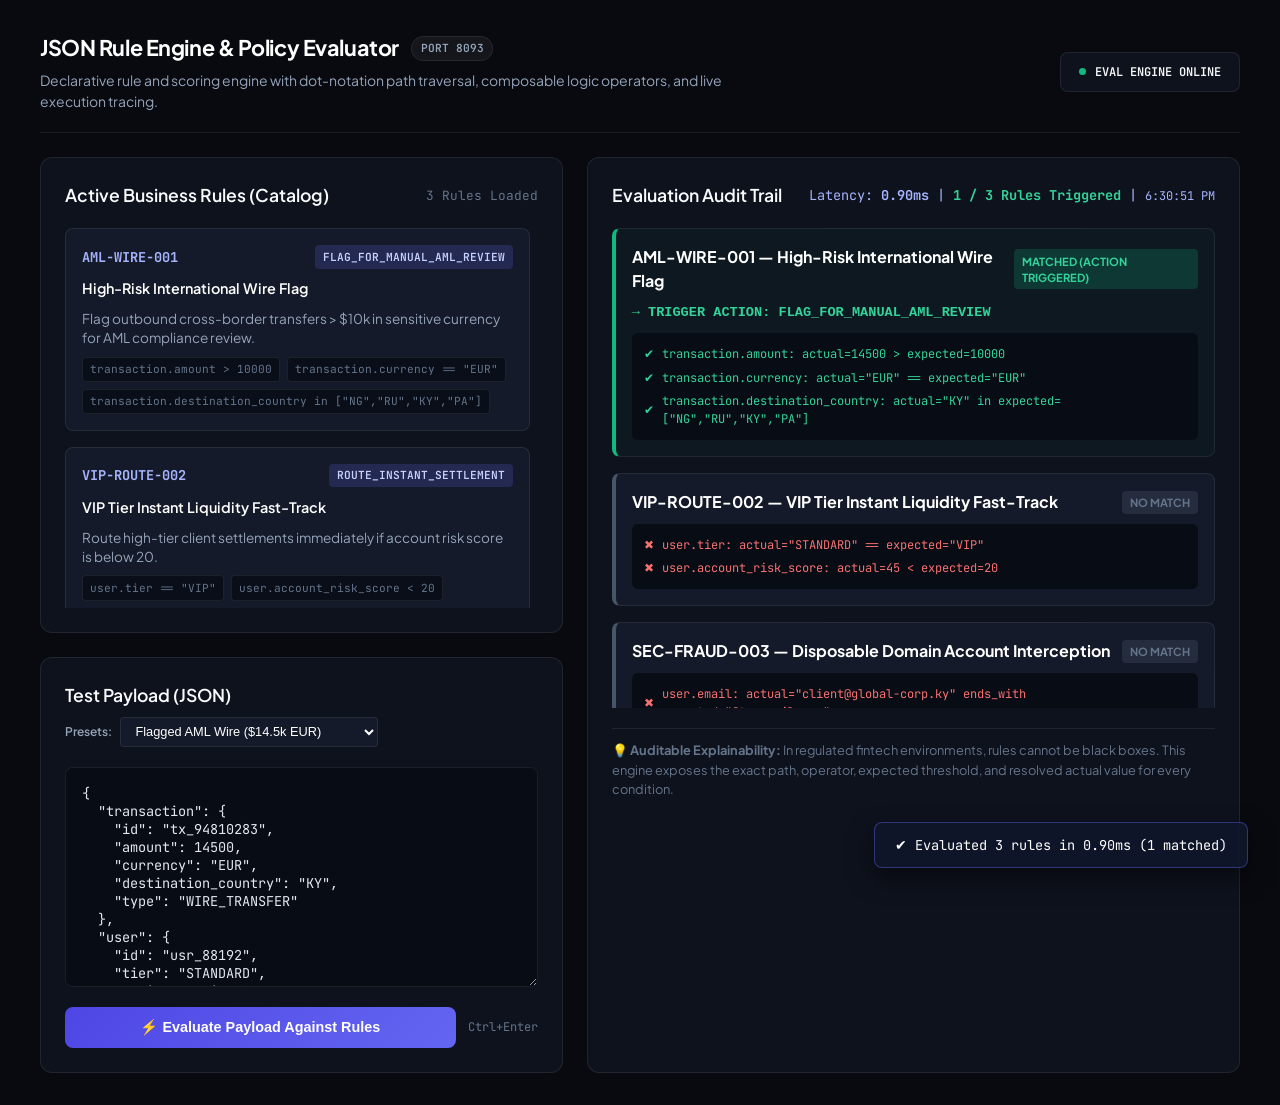
<file: frontend/index.html>
<!DOCTYPE html>
<html lang="en">
<head>
  <meta charset="UTF-8">
  <meta name="viewport" content="width=device-width, initial-scale=1.0">
  <title>Ige JSON Rule Engine — Policy & Compliance Evaluation</title>
  <link rel="preconnect" href="https://fonts.googleapis.com">
  <link rel="preconnect" href="https://fonts.gstatic.com" crossorigin>
  <link href="https://fonts.googleapis.com/css2?family=JetBrains+Mono:wght@400;500;700&family=Plus+Jakarta+Sans:wght@400;500;600;700;800&display=swap" rel="stylesheet">
  <style>
    :root {
      --bg-primary: #080a10;
      --bg-surface: #0e121d;
      --bg-surface-elevated: #141a29;
      --border-subtle: rgba(255, 255, 255, 0.08);
      --border-focus: #3b82f6;
      --accent: #3b82f6;
      --success: #10b981;
      --danger: #f43f5e;
      --text-main: #f8fafc;
      --text-muted: #94a3b8;
      --text-dim: #64748b;
      --font-sans: 'Plus Jakarta Sans', -apple-system, sans-serif;
      --font-mono: 'JetBrains Mono', monospace;
    }

    * { box-sizing: border-box; margin: 0; padding: 0; }
    body {
      font-family: var(--font-sans);
      background: var(--bg-primary);
      color: var(--text-main);
      min-height: 100vh;
      padding: 2rem 1.5rem;
      display: flex;
      justify-content: center;
      line-height: 1.5;
    }

    .dashboard-container {
      max-width: 1200px;
      width: 100%;
      display: flex;
      flex-direction: column;
      gap: 1.5rem;
    }

    .dashboard-header {
      display: flex;
      justify-content: space-between;
      align-items: center;
      padding-bottom: 1.25rem;
      border-bottom: 1px solid var(--border-subtle);
      flex-wrap: wrap;
      gap: 1rem;
    }

    .header-brand {
      display: flex;
      flex-direction: column;
      gap: 0.35rem;
    }

    .header-top-row {
      display: flex;
      align-items: center;
      gap: 0.75rem;
    }

    .version-pill {
      font-family: var(--font-mono);
      font-size: 0.7rem;
      font-weight: 600;
      padding: 0.2rem 0.55rem;
      background: rgba(255, 255, 255, 0.05);
      border: 1px solid var(--border-subtle);
      border-radius: 9999px;
      color: var(--text-muted);
    }

    h1.dashboard-title {
      font-size: 1.35rem;
      font-weight: 700;
      letter-spacing: -0.02em;
      color: #fff;
    }

    p.dashboard-sub {
      color: var(--text-muted);
      font-size: 0.875rem;
      line-height: 1.5;
      max-width: 720px;
    }

    .header-status-pill {
      display: flex;
      align-items: center;
      gap: 0.6rem;
      background: var(--bg-surface);
      border: 1px solid var(--border-subtle);
      padding: 0.6rem 1.1rem;
      border-radius: 8px;
      font-family: var(--font-mono);
      font-size: 0.85rem;
    }

    /* Main Grid Layout */
    .workbench-grid {
      display: grid;
      grid-template-columns: 1fr 1.25fr;
      gap: 1.5rem;
    }

    @media(max-width: 1000px) {
      .workbench-grid { grid-template-columns: 1fr; }
    }

    .panel-card {
      background: var(--bg-surface);
      border: 1px solid var(--border-subtle);
      border-radius: 12px;
      padding: 1.5rem;
      display: flex;
      flex-direction: column;
      gap: 1.25rem;
    }

    .panel-header {
      display: flex;
      justify-content: space-between;
      align-items: center;
      flex-wrap: wrap;
      gap: 0.5rem;
    }

    .panel-header h3 { font-size: 1.1rem; font-weight: 600; }

    /* Rule Catalog Cards */
    .rule-list {
      display: flex;
      flex-direction: column;
      gap: 1rem;
      max-height: 380px;
      overflow-y: auto;
      padding-right: 0.5rem;
    }

    .rule-card {
      background: var(--bg-surface-elevated);
      border: 1px solid var(--border-subtle);
      border-radius: 8px;
      padding: 1rem;
      display: flex;
      flex-direction: column;
      gap: 0.6rem;
      transition: border-color 0.2s;
    }

    .rule-card:hover { border-color: rgba(99, 102, 241, 0.4); }

    .rule-card-header {
      display: flex;
      justify-content: space-between;
      align-items: center;
    }

    .rule-id {
      font-family: var(--font-mono);
      font-weight: 700;
      font-size: 0.85rem;
      color: #a5b4fc;
    }

    .rule-action-badge {
      font-size: 0.7rem;
      font-family: var(--font-mono);
      background: rgba(99, 102, 241, 0.2);
      color: #c7d2fe;
      padding: 0.2rem 0.5rem;
      border-radius: 4px;
      font-weight: 600;
    }

    .rule-desc {
      font-size: 0.85rem;
      color: var(--text-muted);
      line-height: 1.4;
    }

    .conditions-tag-group {
      display: flex;
      flex-wrap: wrap;
      gap: 0.4rem;
    }

    .cond-tag {
      font-size: 0.7rem;
      font-family: var(--font-mono);
      background: #090e18;
      border: 1px solid var(--border-subtle);
      padding: 0.2rem 0.45rem;
      border-radius: 4px;
      color: var(--text-dim);
    }

    /* JSON Payload Editor */
    .json-editor {
      background: #080c14;
      border: 1px solid var(--border-subtle);
      border-radius: 8px;
      padding: 1rem;
      font-family: var(--font-mono);
      font-size: 0.85rem;
      color: #e2e8f0;
      width: 100%;
      height: 220px;
      outline: none;
      resize: vertical;
    }

    .json-editor:focus { border-color: var(--border-focus); }

    .preset-selector-row {
      display: flex;
      gap: 0.5rem;
      align-items: center;
    }

    .btn {
      padding: 0.75rem 1.25rem;
      font-weight: 700;
      font-size: 0.9rem;
      border-radius: 8px;
      border: none;
      cursor: pointer;
      transition: all 0.2s ease;
      display: inline-flex;
      align-items: center;
      justify-content: center;
      gap: 0.5rem;
    }

    .btn-primary {
      background: linear-gradient(135deg, #4f46e5, #6366f1);
      color: #fff;
      flex: 1;
    }

    .btn-primary:hover { filter: brightness(1.15); transform: translateY(-1px); }

    /* Evaluation Results Tree */
    .eval-results-container {
      display: flex;
      flex-direction: column;
      gap: 1rem;
      max-height: 480px;
      overflow-y: auto;
    }

    .eval-card {
      background: var(--bg-surface-elevated);
      border: 1px solid var(--border-subtle);
      border-radius: 8px;
      padding: 1rem;
      display: flex;
      flex-direction: column;
      gap: 0.6rem;
    }

    .eval-card.matched {
      border-left: 4px solid var(--success);
      background: rgba(16, 185, 129, 0.04);
    }

    .eval-card.unmatched {
      border-left: 4px solid #475569;
    }

    .eval-card-top {
      display: flex;
      justify-content: space-between;
      align-items: center;
    }

    .eval-status-pill {
      font-size: 0.7rem;
      font-weight: 700;
      padding: 0.2rem 0.5rem;
      border-radius: 4px;
      text-transform: uppercase;
    }

    .eval-status-pill.pass {
      background: rgba(16, 185, 129, 0.2);
      color: #34d399;
    }

    .eval-status-pill.fail {
      background: rgba(100, 116, 139, 0.2);
      color: var(--text-dim);
    }

    .condition-check-list {
      display: flex;
      flex-direction: column;
      gap: 0.35rem;
      background: #080c14;
      border-radius: 6px;
      padding: 0.75rem;
      font-family: var(--font-mono);
      font-size: 0.75rem;
    }

    .check-item {
      display: flex;
      align-items: center;
      gap: 0.5rem;
    }

    .check-item.passed { color: #34d399; }
    .check-item.failed { color: #f87171; }
  </style>
</head>
<body>
  <div class="dashboard-container">
    <!-- Header -->
    <header class="dashboard-header">
      <div class="header-brand">
        <div class="header-top-row">
          <h1 class="dashboard-title">JSON Rule Engine & Policy Evaluator</h1>
          <span class="version-pill">PORT 8093</span>
        </div>
        <p class="dashboard-sub">
          Declarative rule and scoring engine with dot-notation path traversal, composable logic operators, and live execution tracing.
        </p>
      </div>

      <div class="header-status-pill">
        <span class="status-indicator success" style="width:7px; height:7px; border-radius:50%; background:#10b981; display:inline-block;"></span>
        <span style="font-size:0.75rem; font-family:var(--font-mono); font-weight:600;">EVAL ENGINE ONLINE</span>
      </div>
    </header>

    <!-- Main Workbench Layout -->
    <main class="workbench-grid">
      <!-- Left Column: Rule Catalog & Payload Editor -->
      <div style="display: flex; flex-direction: column; gap: 1.5rem;">
        <section class="panel-card">
          <div class="panel-header">
            <h3>Active Business Rules (Catalog)</h3>
            <span style="font-size: 0.8rem; font-family: var(--font-mono); color: var(--text-dim);">3 Rules Loaded</span>
          </div>
          <div id="ruleCatalogList" class="rule-list">
            <!-- Populated dynamically -->
          </div>
        </section>

        <section class="panel-card">
          <div class="panel-header">
            <h3>Test Payload (JSON)</h3>
            <div class="preset-selector-row">
              <label style="font-size: 0.75rem; color: var(--text-muted); font-weight: 600;">Presets:</label>
              <select id="presetSelect" style="background: var(--bg-surface-elevated); border: 1px solid var(--border-subtle); color: #fff; padding: 0.35rem 0.65rem; border-radius: 4px; font-size: 0.8rem; outline: none;">
                <option value="fraud">Flagged AML Wire ($14.5k EUR)</option>
                <option value="vip">Approved VIP Settlement ($75k USD)</option>
                <option value="disposable">Disposable Domain Check</option>
              </select>
            </div>
          </div>
          <textarea id="payloadInput" class="json-editor" spellcheck="false" placeholder="Enter valid JSON payload (or press Ctrl+Enter to evaluate)..."></textarea>
          <div style="display: flex; gap: 0.75rem; align-items: center;">
            <button type="button" id="btnEvaluate" class="btn btn-primary" onclick="runEvaluation()">
              ⚡ Evaluate Payload Against Rules
            </button>
            <span style="font-size: 0.75rem; color: var(--text-dim); font-family: var(--font-mono);">Ctrl+Enter</span>
          </div>
        </section>
      </div>

      <!-- Right Column: Evaluation Audit Results -->
      <section class="panel-card">
        <div class="panel-header">
          <h3>Evaluation Audit Trail</h3>
          <div id="evalMetricsHeader" style="font-family: var(--font-mono); font-size: 0.85rem; color: #a5b4fc;">
            Ready to evaluate
          </div>
        </div>

        <div id="evalResultsStream" class="eval-results-container">
          <!-- Populated dynamically -->
        </div>

        <div style="font-size: 0.8rem; color: var(--text-dim); line-height: 1.5; border-top: 1px solid var(--border-subtle); padding-top: 0.75rem;">
          💡 <strong>Auditable Explainability:</strong> In regulated fintech environments, rules cannot be black boxes. This engine exposes the exact path, operator, expected threshold, and resolved actual value for every condition.
        </div>
      </section>
    </main>
  </div>

  <!-- Notification Toast -->
  <div id="evalToast" class="eval-toast" style="position: fixed; bottom: 2rem; right: 2rem; background: rgba(15, 23, 42, 0.95); border: 1px solid rgba(99, 102, 241, 0.4); color: #fff; padding: 0.75rem 1.25rem; border-radius: 8px; font-family: var(--font-mono); font-size: 0.85rem; box-shadow: 0 10px 25px rgba(0,0,0,0.5); display: flex; align-items: center; gap: 0.6rem; opacity: 0; transform: translateY(10px); transition: all 0.25s ease; pointer-events: none; z-index: 1000;"></div>

  <!-- Universal Interactive Engine -->
  <script>
    (function() {
      const rules = [
        {
          id: "AML-WIRE-001",
          name: "High-Risk International Wire Flag",
          desc: "Flag outbound cross-border transfers > $10k in sensitive currency for AML compliance review.",
          action: "FLAG_FOR_MANUAL_AML_REVIEW",
          conditions: [
            { path: "transaction.amount", op: ">", val: 10000 },
            { path: "transaction.currency", op: "==", val: "EUR" },
            { path: "transaction.destination_country", op: "in", val: ["NG", "RU", "KY", "PA"] }
          ]
        },
        {
          id: "VIP-ROUTE-002",
          name: "VIP Tier Instant Liquidity Fast-Track",
          desc: "Route high-tier client settlements immediately if account risk score is below 20.",
          action: "ROUTE_INSTANT_SETTLEMENT",
          conditions: [
            { path: "user.tier", op: "==", val: "VIP" },
            { path: "user.account_risk_score", op: "<", val: 20 }
          ]
        },
        {
          id: "SEC-FRAUD-003",
          name: "Disposable Domain Account Interception",
          desc: "Block automated signups utilizing disposable temporary email domains.",
          action: "REJECT_ONBOARDING",
          conditions: [
            { path: "user.email", op: "ends_with", val: "@tempmail.com" }
          ]
        }
      ];

      const presets = {
        fraud: {
          transaction: {
            id: "tx_94810283",
            amount: 14500,
            currency: "EUR",
            destination_country: "KY",
            type: "WIRE_TRANSFER"
          },
          user: {
            id: "usr_88192",
            tier: "STANDARD",
            email: "client@global-corp.ky",
            account_risk_score: 45
          }
        },
        vip: {
          transaction: {
            id: "tx_33019283",
            amount: 75000,
            currency: "USD",
            destination_country: "US",
            type: "INSTANT_ACH"
          },
          user: {
            id: "usr_10029",
            tier: "VIP",
            email: "treasury@hedgefund-alpha.com",
            account_risk_score: 12
          }
        },
        disposable: {
          transaction: {
            id: "tx_11029482",
            amount: 250,
            currency: "USD",
            destination_country: "US",
            type: "CARD_CHARGE"
          },
          user: {
            id: "usr_99812",
            tier: "STANDARD",
            email: "bot_attack_99@tempmail.com",
            account_risk_score: 85
          }
        }
      };

      // Elements
      const ruleCatalogList = document.getElementById("ruleCatalogList");
      const presetSelect = document.getElementById("presetSelect");
      const payloadInput = document.getElementById("payloadInput");
      const btnEvaluate = document.getElementById("btnEvaluate");
      const evalMetricsHeader = document.getElementById("evalMetricsHeader");
      const evalResultsStream = document.getElementById("evalResultsStream");

      function renderRuleCatalog() {
        ruleCatalogList.innerHTML = "";
        rules.forEach(r => {
          const card = document.createElement("div");
          card.className = "rule-card";
          card.innerHTML = `
            <div class="rule-card-header">
              <span class="rule-id">${r.id}</span>
              <span class="rule-action-badge">${r.action}</span>
            </div>
            <div style="font-weight: 600; font-size: 0.9rem; color: #fff;">${r.name}</div>
            <div class="rule-desc">${r.desc}</div>
            <div class="conditions-tag-group">
              ${r.conditions.map(c => `<span class="cond-tag">${c.path} ${c.op} ${JSON.stringify(c.val)}</span>`).join("")}
            </div>
          `;
          ruleCatalogList.appendChild(card);
        });
      }

      function resolvePath(obj, path) {
        return path.split(".").reduce((acc, part) => acc && acc[part], obj);
      }

      function evaluateCondition(actual, op, expected) {
        if (actual === undefined || actual === null) return false;
        switch (op) {
          case ">": return Number(actual) > Number(expected);
          case "<": return Number(actual) < Number(expected);
          case "==": return actual === expected;
          case "!=": return actual !== expected;
          case "in": return Array.isArray(expected) && expected.includes(actual);
          case "ends_with": return typeof actual === "string" && actual.endsWith(expected);
          default: return false;
        }
      }

      function showToast(msg) {
        const toast = document.getElementById("evalToast");
        if (!toast) return;
        toast.innerHTML = msg;
        toast.style.opacity = "1";
        toast.style.transform = "translateY(0)";
        setTimeout(() => {
          toast.style.opacity = "0";
          toast.style.transform = "translateY(10px)";
        }, 2200);
      }

      function runEvaluation() {
        const btn = document.getElementById("btnEvaluate");
        if (btn) {
          btn.disabled = true;
          btn.innerHTML = '<span>⚡ Evaluating Rules...</span>';
        }

        let payload;
        try {
          payload = JSON.parse(payloadInput.value);
        } catch (e) {
          evalResultsStream.innerHTML = `
            <div class="eval-card unmatched" style="border-color: rgba(239, 68, 68, 0.5); background: rgba(239, 68, 68, 0.08);">
              <div style="font-weight: 700; color: #ef4444; font-size: 0.95rem;">⚠ Invalid JSON Payload</div>
              <div style="font-family: var(--font-mono); font-size: 0.8rem; color: #fca5a5; margin-top: 0.4rem; white-space: pre-wrap;">${e.message}</div>
              <div style="font-size: 0.75rem; color: var(--text-dim); margin-top: 0.5rem;">Please check for missing commas, unquoted keys, or syntax errors.</div>
            </div>
          `;
          evalMetricsHeader.innerHTML = `<span style="color: #ef4444; font-weight: 700;">Evaluation Aborted (Syntax Error)</span>`;
          if (btn) {
            btn.disabled = false;
            btn.innerHTML = '⚡ Evaluate Payload Against Rules';
          }
          showToast(`❌ Invalid JSON Syntax`);
          return;
        }

        const t0 = performance.now();
        evalResultsStream.innerHTML = "";
        let matchedCount = 0;

        rules.forEach(rule => {
          let allPassed = true;
          const conditionResults = [];

          rule.conditions.forEach(cond => {
            const actual = resolvePath(payload, cond.path);
            const passed = evaluateCondition(actual, cond.op, cond.val);
            if (!passed) allPassed = false;
            conditionResults.push({ cond, actual, passed });
          });

          if (allPassed) matchedCount++;

          const card = document.createElement("div");
          card.className = `eval-card ${allPassed ? "matched" : "unmatched"}`;
          card.innerHTML = `
            <div class="eval-card-top">
              <div style="font-weight: 700; color: #fff;">
                <span>${rule.id}</span> — <span>${rule.name}</span>
              </div>
              <span class="eval-status-pill ${allPassed ? "pass" : "fail"}">
                ${allPassed ? "MATCHED (ACTION TRIGGERED)" : "NO MATCH"}
              </span>
            </div>
            ${allPassed ? `<div style="font-size: 0.85rem; font-family: monospace; color: #34d399; font-weight: 700;">&rarr; TRIGGER ACTION: ${rule.action}</div>` : ""}
            <div class="condition-check-list">
              ${conditionResults.map(cr => `
                <div class="check-item ${cr.passed ? "passed" : "failed"}">
                  <span>${cr.passed ? "✔" : "✖"}</span>
                  <span>${cr.cond.path}: actual=${JSON.stringify(cr.actual)} ${cr.cond.op} expected=${JSON.stringify(cr.cond.val)}</span>
                </div>
              `).join("")}
            </div>
          `;
          evalResultsStream.appendChild(card);
        });

        const elapsed = (performance.now() - t0).toFixed(2);
        evalMetricsHeader.innerHTML = `<span>Latency: <strong>${elapsed}ms</strong></span> | <span style="color: #34d399; font-weight: 700;">${matchedCount} / ${rules.length} Rules Triggered</span> | <span style="color: #a5b4fc; font-size: 0.75rem;">${new Date().toLocaleTimeString()}</span>`;

        setTimeout(() => {
          if (btn) {
            btn.disabled = false;
            btn.innerHTML = '⚡ Evaluate Payload Against Rules';
          }
        }, 120);

        showToast(`✔ Evaluated 3 rules in ${elapsed}ms (${matchedCount} matched)`);
      }

      window.runEvaluation = runEvaluation;

      presetSelect.onchange = (e) => {
        const val = e.target.value;
        if (presets[val]) {
          payloadInput.value = JSON.stringify(presets[val], null, 2);
          runEvaluation();
        }
      };

      if (btnEvaluate) {
        btnEvaluate.onclick = runEvaluation;
      }

      payloadInput.addEventListener("keydown", (e) => {
        if ((e.ctrlKey || e.metaKey) && e.key === "Enter") {
          e.preventDefault();
          runEvaluation();
        }
      });

      // Init
      renderRuleCatalog();
      payloadInput.value = JSON.stringify(presets.fraud, null, 2);
      runEvaluation();
    })();
  </script>
</body>
</html>
</file>
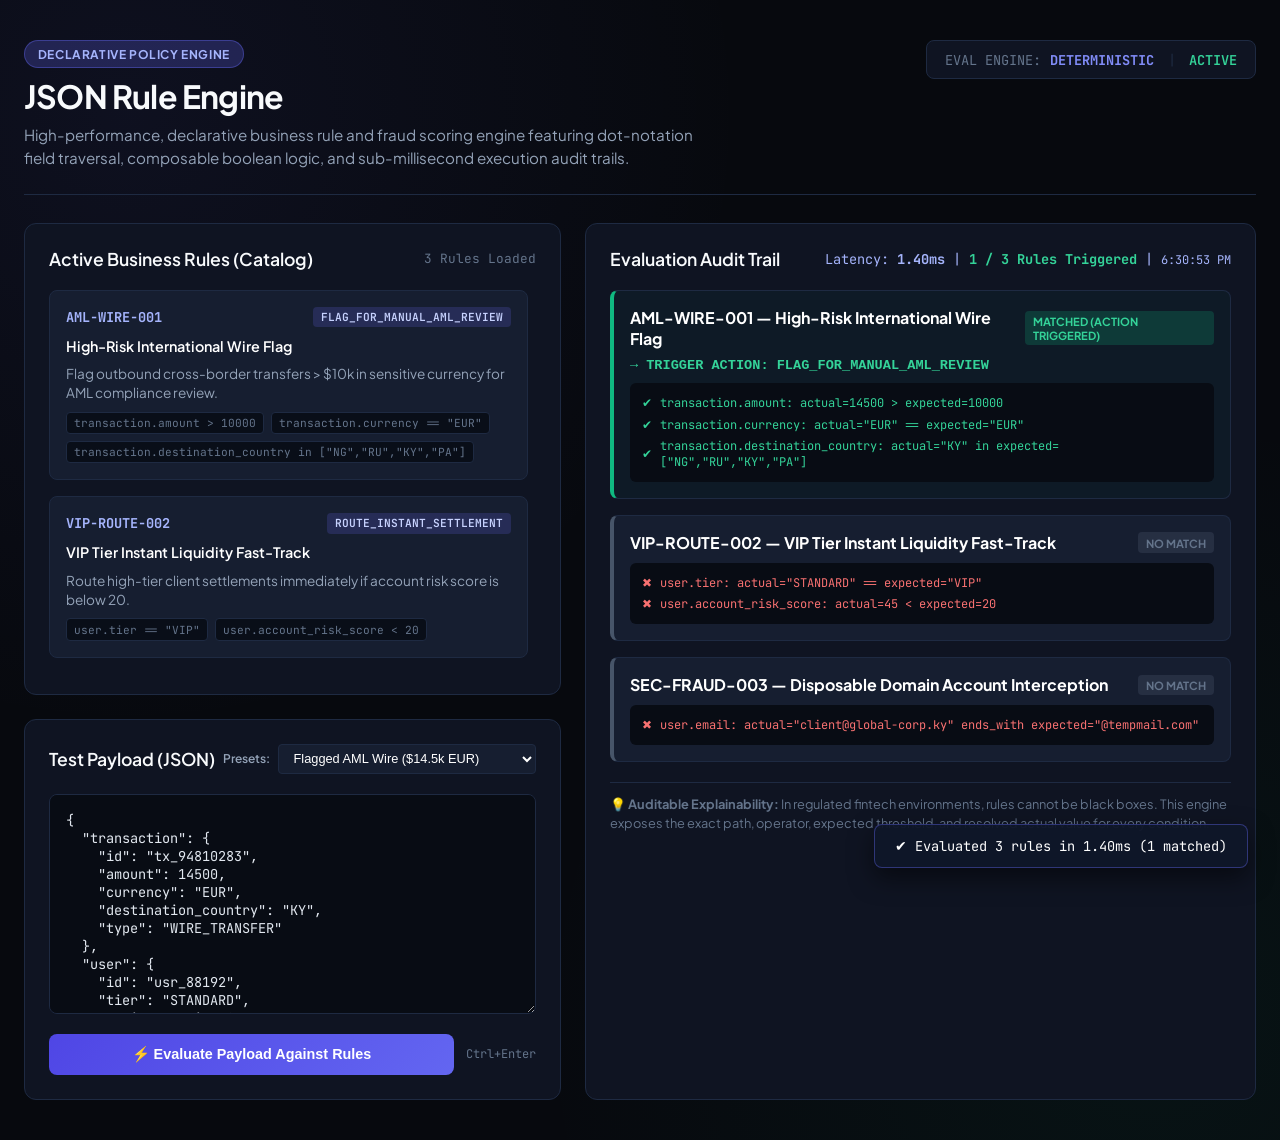
<file: static/index.html>
<!DOCTYPE html>
<html lang="en">
<head>
  <meta charset="UTF-8">
  <meta name="viewport" content="width=device-width, initial-scale=1.0">
  <title>Ige JSON Rule Engine — Policy & Compliance Evaluation</title>
  <link rel="preconnect" href="https://fonts.googleapis.com">
  <link rel="preconnect" href="https://fonts.gstatic.com" crossorigin>
  <link href="https://fonts.googleapis.com/css2?family=JetBrains+Mono:wght@400;500;700&family=Plus+Jakarta+Sans:wght@400;500;600;700;800&display=swap" rel="stylesheet">
  <link rel="stylesheet" href="css/styles.css">
  <style>
    :root {
      --bg-primary: #07090e;
      --bg-surface: #0f1422;
      --bg-surface-elevated: #161e30;
      --border-subtle: #1e2a42;
      --border-focus: #818cf8;
      --accent: #6366f1;
      --accent-glow: rgba(99, 102, 241, 0.25);
      --success: #10b981;
      --danger: #ef4444;
      --text-main: #f8fafc;
      --text-muted: #94a3b8;
      --text-dim: #64748b;
      --font-sans: 'Plus Jakarta Sans', -apple-system, sans-serif;
      --font-mono: 'JetBrains Mono', monospace;
    }

    * { box-sizing: border-box; margin: 0; padding: 0; }
    body {
      font-family: var(--font-sans);
      background: var(--bg-primary);
      color: var(--text-main);
      min-height: 100vh;
      padding: 2.5rem 1.5rem;
      display: flex;
      justify-content: center;
      background-image: 
        radial-gradient(circle at 10% 10%, rgba(99, 102, 241, 0.08) 0%, transparent 40%),
        radial-gradient(circle at 90% 90%, rgba(16, 185, 129, 0.06) 0%, transparent 40%);
    }

    .dashboard-container {
      max-width: 1240px;
      width: 100%;
      display: flex;
      flex-direction: column;
      gap: 1.75rem;
    }

    .dashboard-header {
      display: flex;
      justify-content: space-between;
      align-items: flex-start;
      padding-bottom: 1.5rem;
      border-bottom: 1px solid var(--border-subtle);
      flex-wrap: wrap;
      gap: 1rem;
    }

    .header-brand {
      display: flex;
      flex-direction: column;
      gap: 0.5rem;
    }

    .badge-tag {
      display: inline-flex;
      align-items: center;
      gap: 0.5rem;
      background: var(--accent-glow);
      border: 1px solid rgba(99, 102, 241, 0.4);
      color: #a5b4fc;
      padding: 0.35rem 0.8rem;
      border-radius: 9999px;
      font-size: 0.75rem;
      font-weight: 700;
      text-transform: uppercase;
      letter-spacing: 0.05em;
      width: fit-content;
    }

    h1.dashboard-title {
      font-size: 2rem;
      font-weight: 700;
      letter-spacing: -0.025em;
    }

    p.dashboard-sub {
      color: var(--text-muted);
      font-size: 0.95rem;
      line-height: 1.5;
      max-width: 700px;
    }

    .header-status-pill {
      display: flex;
      align-items: center;
      gap: 0.6rem;
      background: var(--bg-surface);
      border: 1px solid var(--border-subtle);
      padding: 0.6rem 1.1rem;
      border-radius: 8px;
      font-family: var(--font-mono);
      font-size: 0.85rem;
    }

    /* Main Grid Layout */
    .workbench-grid {
      display: grid;
      grid-template-columns: 1fr 1.25fr;
      gap: 1.5rem;
    }

    @media(max-width: 1000px) {
      .workbench-grid { grid-template-columns: 1fr; }
    }

    .panel-card {
      background: var(--bg-surface);
      border: 1px solid var(--border-subtle);
      border-radius: 12px;
      padding: 1.5rem;
      display: flex;
      flex-direction: column;
      gap: 1.25rem;
    }

    .panel-header {
      display: flex;
      justify-content: space-between;
      align-items: center;
      flex-wrap: wrap;
      gap: 0.5rem;
    }

    .panel-header h3 { font-size: 1.1rem; font-weight: 600; }

    /* Rule Catalog Cards */
    .rule-list {
      display: flex;
      flex-direction: column;
      gap: 1rem;
      max-height: 380px;
      overflow-y: auto;
      padding-right: 0.5rem;
    }

    .rule-card {
      background: var(--bg-surface-elevated);
      border: 1px solid var(--border-subtle);
      border-radius: 8px;
      padding: 1rem;
      display: flex;
      flex-direction: column;
      gap: 0.6rem;
      transition: border-color 0.2s;
    }

    .rule-card:hover { border-color: rgba(99, 102, 241, 0.4); }

    .rule-card-header {
      display: flex;
      justify-content: space-between;
      align-items: center;
    }

    .rule-id {
      font-family: var(--font-mono);
      font-weight: 700;
      font-size: 0.85rem;
      color: #a5b4fc;
    }

    .rule-action-badge {
      font-size: 0.7rem;
      font-family: var(--font-mono);
      background: rgba(99, 102, 241, 0.2);
      color: #c7d2fe;
      padding: 0.2rem 0.5rem;
      border-radius: 4px;
      font-weight: 600;
    }

    .rule-desc {
      font-size: 0.85rem;
      color: var(--text-muted);
      line-height: 1.4;
    }

    .conditions-tag-group {
      display: flex;
      flex-wrap: wrap;
      gap: 0.4rem;
    }

    .cond-tag {
      font-size: 0.7rem;
      font-family: var(--font-mono);
      background: #090e18;
      border: 1px solid var(--border-subtle);
      padding: 0.2rem 0.45rem;
      border-radius: 4px;
      color: var(--text-dim);
    }

    /* JSON Payload Editor */
    .json-editor {
      background: #080c14;
      border: 1px solid var(--border-subtle);
      border-radius: 8px;
      padding: 1rem;
      font-family: var(--font-mono);
      font-size: 0.85rem;
      color: #e2e8f0;
      width: 100%;
      height: 220px;
      outline: none;
      resize: vertical;
    }

    .json-editor:focus { border-color: var(--border-focus); }

    .preset-selector-row {
      display: flex;
      gap: 0.5rem;
      align-items: center;
    }

    .btn {
      padding: 0.75rem 1.25rem;
      font-weight: 700;
      font-size: 0.9rem;
      border-radius: 8px;
      border: none;
      cursor: pointer;
      transition: all 0.2s ease;
      display: inline-flex;
      align-items: center;
      justify-content: center;
      gap: 0.5rem;
    }

    .btn-primary {
      background: linear-gradient(135deg, #4f46e5, #6366f1);
      color: #fff;
      flex: 1;
    }

    .btn-primary:hover { filter: brightness(1.15); transform: translateY(-1px); }

    /* Evaluation Results Tree */
    .eval-results-container {
      display: flex;
      flex-direction: column;
      gap: 1rem;
      max-height: 480px;
      overflow-y: auto;
    }

    .eval-card {
      background: var(--bg-surface-elevated);
      border: 1px solid var(--border-subtle);
      border-radius: 8px;
      padding: 1rem;
      display: flex;
      flex-direction: column;
      gap: 0.6rem;
    }

    .eval-card.matched {
      border-left: 4px solid var(--success);
      background: rgba(16, 185, 129, 0.04);
    }

    .eval-card.unmatched {
      border-left: 4px solid #475569;
    }

    .eval-card-top {
      display: flex;
      justify-content: space-between;
      align-items: center;
    }

    .eval-status-pill {
      font-size: 0.7rem;
      font-weight: 700;
      padding: 0.2rem 0.5rem;
      border-radius: 4px;
      text-transform: uppercase;
    }

    .eval-status-pill.pass {
      background: rgba(16, 185, 129, 0.2);
      color: #34d399;
    }

    .eval-status-pill.fail {
      background: rgba(100, 116, 139, 0.2);
      color: var(--text-dim);
    }

    .condition-check-list {
      display: flex;
      flex-direction: column;
      gap: 0.35rem;
      background: #080c14;
      border-radius: 6px;
      padding: 0.75rem;
      font-family: var(--font-mono);
      font-size: 0.75rem;
    }

    .check-item {
      display: flex;
      align-items: center;
      gap: 0.5rem;
    }

    .check-item.passed { color: #34d399; }
    .check-item.failed { color: #f87171; }
  </style>
</head>
<body>
  <div class="dashboard-container">
    <!-- Header -->
    <header class="dashboard-header">
      <div class="header-brand">
        <div class="badge-tag">
          Declarative Policy Engine
        </div>
        <h1 class="dashboard-title">JSON Rule Engine</h1>
        <p class="dashboard-sub">
          High-performance, declarative business rule and fraud scoring engine featuring dot-notation field traversal, composable boolean logic, and sub-millisecond execution audit trails.
        </p>
      </div>

      <div class="header-status-pill">
        <span style="color: var(--text-dim);">EVAL ENGINE:</span>
        <span style="color: #818cf8; font-weight: 700;">DETERMINISTIC</span>
        <span style="margin: 0 0.25rem; color: var(--border-subtle);">|</span>
        <span style="color: #34d399; font-weight: 600;">ACTIVE</span>
      </div>
    </header>

    <!-- Main Workbench Layout -->
    <main class="workbench-grid">
      <!-- Left Column: Rule Catalog & Payload Editor -->
      <div style="display: flex; flex-direction: column; gap: 1.5rem;">
        <section class="panel-card">
          <div class="panel-header">
            <h3>Active Business Rules (Catalog)</h3>
            <span style="font-size: 0.8rem; font-family: var(--font-mono); color: var(--text-dim);">3 Rules Loaded</span>
          </div>
          <div id="ruleCatalogList" class="rule-list">
            <!-- Populated dynamically -->
          </div>
        </section>

        <section class="panel-card">
          <div class="panel-header">
            <h3>Test Payload (JSON)</h3>
            <div class="preset-selector-row">
              <label style="font-size: 0.75rem; color: var(--text-muted); font-weight: 600;">Presets:</label>
              <select id="presetSelect" style="background: var(--bg-surface-elevated); border: 1px solid var(--border-subtle); color: #fff; padding: 0.35rem 0.65rem; border-radius: 4px; font-size: 0.8rem; outline: none;">
                <option value="fraud">Flagged AML Wire ($14.5k EUR)</option>
                <option value="vip">Approved VIP Settlement ($75k USD)</option>
                <option value="disposable">Disposable Domain Check</option>
              </select>
            </div>
          </div>
          <textarea id="payloadInput" class="json-editor" spellcheck="false" placeholder="Enter valid JSON payload (or press Ctrl+Enter to evaluate)..."></textarea>
          <div style="display: flex; gap: 0.75rem; align-items: center;">
            <button type="button" id="btnEvaluate" class="btn btn-primary" onclick="runEvaluation()">
              ⚡ Evaluate Payload Against Rules
            </button>
            <span style="font-size: 0.75rem; color: var(--text-dim); font-family: var(--font-mono);">Ctrl+Enter</span>
          </div>
        </section>
      </div>

      <!-- Right Column: Evaluation Audit Results -->
      <section class="panel-card">
        <div class="panel-header">
          <h3>Evaluation Audit Trail</h3>
          <div id="evalMetricsHeader" style="font-family: var(--font-mono); font-size: 0.85rem; color: #a5b4fc;">
            Ready to evaluate
          </div>
        </div>

        <div id="evalResultsStream" class="eval-results-container">
          <!-- Populated dynamically -->
        </div>

        <div style="font-size: 0.8rem; color: var(--text-dim); line-height: 1.5; border-top: 1px solid var(--border-subtle); padding-top: 0.75rem;">
          💡 <strong>Auditable Explainability:</strong> In regulated fintech environments, rules cannot be black boxes. This engine exposes the exact path, operator, expected threshold, and resolved actual value for every condition.
        </div>
      </section>
    </main>
  </div>

  <!-- Notification Toast -->
  <div id="evalToast" class="eval-toast" style="position: fixed; bottom: 2rem; right: 2rem; background: rgba(15, 23, 42, 0.95); border: 1px solid rgba(99, 102, 241, 0.4); color: #fff; padding: 0.75rem 1.25rem; border-radius: 8px; font-family: var(--font-mono); font-size: 0.85rem; box-shadow: 0 10px 25px rgba(0,0,0,0.5); display: flex; align-items: center; gap: 0.6rem; opacity: 0; transform: translateY(10px); transition: all 0.25s ease; pointer-events: none; z-index: 1000;"></div>

  <!-- Universal Interactive Engine -->
  <script>
    (function() {
      const rules = [
        {
          id: "AML-WIRE-001",
          name: "High-Risk International Wire Flag",
          desc: "Flag outbound cross-border transfers > $10k in sensitive currency for AML compliance review.",
          action: "FLAG_FOR_MANUAL_AML_REVIEW",
          conditions: [
            { path: "transaction.amount", op: ">", val: 10000 },
            { path: "transaction.currency", op: "==", val: "EUR" },
            { path: "transaction.destination_country", op: "in", val: ["NG", "RU", "KY", "PA"] }
          ]
        },
        {
          id: "VIP-ROUTE-002",
          name: "VIP Tier Instant Liquidity Fast-Track",
          desc: "Route high-tier client settlements immediately if account risk score is below 20.",
          action: "ROUTE_INSTANT_SETTLEMENT",
          conditions: [
            { path: "user.tier", op: "==", val: "VIP" },
            { path: "user.account_risk_score", op: "<", val: 20 }
          ]
        },
        {
          id: "SEC-FRAUD-003",
          name: "Disposable Domain Account Interception",
          desc: "Block automated signups utilizing disposable temporary email domains.",
          action: "REJECT_ONBOARDING",
          conditions: [
            { path: "user.email", op: "ends_with", val: "@tempmail.com" }
          ]
        }
      ];

      const presets = {
        fraud: {
          transaction: {
            id: "tx_94810283",
            amount: 14500,
            currency: "EUR",
            destination_country: "KY",
            type: "WIRE_TRANSFER"
          },
          user: {
            id: "usr_88192",
            tier: "STANDARD",
            email: "client@global-corp.ky",
            account_risk_score: 45
          }
        },
        vip: {
          transaction: {
            id: "tx_33019283",
            amount: 75000,
            currency: "USD",
            destination_country: "US",
            type: "INSTANT_ACH"
          },
          user: {
            id: "usr_10029",
            tier: "VIP",
            email: "treasury@hedgefund-alpha.com",
            account_risk_score: 12
          }
        },
        disposable: {
          transaction: {
            id: "tx_11029482",
            amount: 250,
            currency: "USD",
            destination_country: "US",
            type: "CARD_CHARGE"
          },
          user: {
            id: "usr_99812",
            tier: "STANDARD",
            email: "bot_attack_99@tempmail.com",
            account_risk_score: 85
          }
        }
      };

      // Elements
      const ruleCatalogList = document.getElementById("ruleCatalogList");
      const presetSelect = document.getElementById("presetSelect");
      const payloadInput = document.getElementById("payloadInput");
      const btnEvaluate = document.getElementById("btnEvaluate");
      const evalMetricsHeader = document.getElementById("evalMetricsHeader");
      const evalResultsStream = document.getElementById("evalResultsStream");

      function renderRuleCatalog() {
        ruleCatalogList.innerHTML = "";
        rules.forEach(r => {
          const card = document.createElement("div");
          card.className = "rule-card";
          card.innerHTML = `
            <div class="rule-card-header">
              <span class="rule-id">${r.id}</span>
              <span class="rule-action-badge">${r.action}</span>
            </div>
            <div style="font-weight: 600; font-size: 0.9rem; color: #fff;">${r.name}</div>
            <div class="rule-desc">${r.desc}</div>
            <div class="conditions-tag-group">
              ${r.conditions.map(c => `<span class="cond-tag">${c.path} ${c.op} ${JSON.stringify(c.val)}</span>`).join("")}
            </div>
          `;
          ruleCatalogList.appendChild(card);
        });
      }

      function resolvePath(obj, path) {
        return path.split(".").reduce((acc, part) => acc && acc[part], obj);
      }

      function evaluateCondition(actual, op, expected) {
        if (actual === undefined || actual === null) return false;
        switch (op) {
          case ">": return Number(actual) > Number(expected);
          case "<": return Number(actual) < Number(expected);
          case "==": return actual === expected;
          case "!=": return actual !== expected;
          case "in": return Array.isArray(expected) && expected.includes(actual);
          case "ends_with": return typeof actual === "string" && actual.endsWith(expected);
          default: return false;
        }
      }

      function showToast(msg) {
        const toast = document.getElementById("evalToast");
        if (!toast) return;
        toast.innerHTML = msg;
        toast.style.opacity = "1";
        toast.style.transform = "translateY(0)";
        setTimeout(() => {
          toast.style.opacity = "0";
          toast.style.transform = "translateY(10px)";
        }, 2200);
      }

      function runEvaluation() {
        const btn = document.getElementById("btnEvaluate");
        if (btn) {
          btn.disabled = true;
          btn.innerHTML = '<span>⚡ Evaluating Rules...</span>';
        }

        let payload;
        try {
          payload = JSON.parse(payloadInput.value);
        } catch (e) {
          evalResultsStream.innerHTML = `
            <div class="eval-card unmatched" style="border-color: rgba(239, 68, 68, 0.5); background: rgba(239, 68, 68, 0.08);">
              <div style="font-weight: 700; color: #ef4444; font-size: 0.95rem;">⚠ Invalid JSON Payload</div>
              <div style="font-family: var(--font-mono); font-size: 0.8rem; color: #fca5a5; margin-top: 0.4rem; white-space: pre-wrap;">${e.message}</div>
              <div style="font-size: 0.75rem; color: var(--text-dim); margin-top: 0.5rem;">Please check for missing commas, unquoted keys, or syntax errors.</div>
            </div>
          `;
          evalMetricsHeader.innerHTML = `<span style="color: #ef4444; font-weight: 700;">Evaluation Aborted (Syntax Error)</span>`;
          if (btn) {
            btn.disabled = false;
            btn.innerHTML = '⚡ Evaluate Payload Against Rules';
          }
          showToast(`❌ Invalid JSON Syntax`);
          return;
        }

        const t0 = performance.now();
        evalResultsStream.innerHTML = "";
        let matchedCount = 0;

        rules.forEach(rule => {
          let allPassed = true;
          const conditionResults = [];

          rule.conditions.forEach(cond => {
            const actual = resolvePath(payload, cond.path);
            const passed = evaluateCondition(actual, cond.op, cond.val);
            if (!passed) allPassed = false;
            conditionResults.push({ cond, actual, passed });
          });

          if (allPassed) matchedCount++;

          const card = document.createElement("div");
          card.className = `eval-card ${allPassed ? "matched" : "unmatched"}`;
          card.innerHTML = `
            <div class="eval-card-top">
              <div style="font-weight: 700; color: #fff;">
                <span>${rule.id}</span> — <span>${rule.name}</span>
              </div>
              <span class="eval-status-pill ${allPassed ? "pass" : "fail"}">
                ${allPassed ? "MATCHED (ACTION TRIGGERED)" : "NO MATCH"}
              </span>
            </div>
            ${allPassed ? `<div style="font-size: 0.85rem; font-family: monospace; color: #34d399; font-weight: 700;">&rarr; TRIGGER ACTION: ${rule.action}</div>` : ""}
            <div class="condition-check-list">
              ${conditionResults.map(cr => `
                <div class="check-item ${cr.passed ? "passed" : "failed"}">
                  <span>${cr.passed ? "✔" : "✖"}</span>
                  <span>${cr.cond.path}: actual=${JSON.stringify(cr.actual)} ${cr.cond.op} expected=${JSON.stringify(cr.cond.val)}</span>
                </div>
              `).join("")}
            </div>
          `;
          evalResultsStream.appendChild(card);
        });

        const elapsed = (performance.now() - t0).toFixed(2);
        evalMetricsHeader.innerHTML = `<span>Latency: <strong>${elapsed}ms</strong></span> | <span style="color: #34d399; font-weight: 700;">${matchedCount} / ${rules.length} Rules Triggered</span> | <span style="color: #a5b4fc; font-size: 0.75rem;">${new Date().toLocaleTimeString()}</span>`;

        setTimeout(() => {
          if (btn) {
            btn.disabled = false;
            btn.innerHTML = '⚡ Evaluate Payload Against Rules';
          }
        }, 120);

        showToast(`✔ Evaluated 3 rules in ${elapsed}ms (${matchedCount} matched)`);
      }

      window.runEvaluation = runEvaluation;

      presetSelect.onchange = (e) => {
        const val = e.target.value;
        if (presets[val]) {
          payloadInput.value = JSON.stringify(presets[val], null, 2);
          runEvaluation();
        }
      };

      if (btnEvaluate) {
        btnEvaluate.onclick = runEvaluation;
      }

      payloadInput.addEventListener("keydown", (e) => {
        if ((e.ctrlKey || e.metaKey) && e.key === "Enter") {
          e.preventDefault();
          runEvaluation();
        }
      });

      // Init
      renderRuleCatalog();
      payloadInput.value = JSON.stringify(presets.fraud, null, 2);
      runEvaluation();
    })();
  </script>
</body>
</html>
</file>
<file: static/css/styles.css>
:root {
  --bg-primary: #07090e;
  --bg-surface: #0f1422;
  --bg-surface-elevated: #161e30;
  --border-subtle: #1e2a42;
  --border-focus: #818cf8;
  --accent: #6366f1;
  --accent-glow: rgba(99, 102, 241, 0.25);
  --success: #10b981;
  --danger: #ef4444;
  --text-main: #f8fafc;
  --text-muted: #94a3b8;
  --text-dim: #64748b;
  --font-sans: 'Plus Jakarta Sans', -apple-system, sans-serif;
  --font-mono: 'JetBrains Mono', monospace;
}

* { box-sizing: border-box; margin: 0; padding: 0; }
body {
  font-family: var(--font-sans);
  background: var(--bg-primary);
  color: var(--text-main);
  min-height: 100vh;
  padding: 2.5rem 1.5rem;
  display: flex;
  justify-content: center;
}

.dashboard-container {
  max-width: 1240px;
  width: 100%;
  display: flex;
  flex-direction: column;
  gap: 1.75rem;
}

.dashboard-header {
  display: flex;
  justify-content: space-between;
  align-items: flex-start;
  padding-bottom: 1.5rem;
  border-bottom: 1px solid var(--border-subtle);
}

.header-brand {
  display: flex;
  flex-direction: column;
  gap: 0.5rem;
}

.badge-tag {
  display: inline-flex;
  align-items: center;
  gap: 0.5rem;
  background: var(--accent-glow);
  border: 1px solid rgba(99, 102, 241, 0.4);
  color: #a5b4fc;
  padding: 0.35rem 0.8rem;
  border-radius: 9999px;
  font-size: 0.75rem;
  font-weight: 700;
  text-transform: uppercase;
  letter-spacing: 0.05em;
  width: fit-content;
}

h1.dashboard-title {
  font-size: 2rem;
  font-weight: 700;
  letter-spacing: -0.025em;
}

p.dashboard-sub {
  color: var(--text-muted);
  font-size: 0.95rem;
  line-height: 1.5;
  max-width: 700px;
}

.header-status-pill {
  display: flex;
  align-items: center;
  gap: 0.6rem;
  background: var(--bg-surface);
  border: 1px solid var(--border-subtle);
  padding: 0.6rem 1.1rem;
  border-radius: 8px;
  font-family: var(--font-mono);
  font-size: 0.85rem;
}

/* Main Grid Layout */
.workbench-grid {
  display: grid;
  grid-template-columns: 1fr 1.25fr;
  gap: 1.5rem;
}

@media(max-width: 1000px) {
  .workbench-grid { grid-template-columns: 1fr; }
}

.panel-card {
  background: var(--bg-surface);
  border: 1px solid var(--border-subtle);
  border-radius: 12px;
  padding: 1.5rem;
  display: flex;
  flex-direction: column;
  gap: 1.25rem;
}

.panel-header {
  display: flex;
  justify-content: space-between;
  align-items: center;
}

.panel-header h3 { font-size: 1.1rem; font-weight: 600; }

/* Rule Catalog Cards */
.rule-list {
  display: flex;
  flex-direction: column;
  gap: 1rem;
  max-height: 380px;
  overflow-y: auto;
  padding-right: 0.5rem;
}

.rule-card {
  background: var(--bg-surface-elevated);
  border: 1px solid var(--border-subtle);
  border-radius: 8px;
  padding: 1rem;
  display: flex;
  flex-direction: column;
  gap: 0.6rem;
  transition: border-color 0.2s;
}

.rule-card:hover { border-color: rgba(99, 102, 241, 0.4); }

.rule-card-header {
  display: flex;
  justify-content: space-between;
  align-items: center;
}

.rule-id {
  font-family: var(--font-mono);
  font-weight: 700;
  font-size: 0.85rem;
  color: #a5b4fc;
}

.rule-action-badge {
  font-size: 0.7rem;
  font-family: var(--font-mono);
  background: rgba(99, 102, 241, 0.2);
  color: #c7d2fe;
  padding: 0.2rem 0.5rem;
  border-radius: 4px;
  font-weight: 600;
}

.rule-desc {
  font-size: 0.85rem;
  color: var(--text-muted);
  line-height: 1.4;
}

.conditions-tag-group {
  display: flex;
  flex-wrap: wrap;
  gap: 0.4rem;
}

.cond-tag {
  font-size: 0.7rem;
  font-family: var(--font-mono);
  background: #090e18;
  border: 1px solid var(--border-subtle);
  padding: 0.2rem 0.45rem;
  border-radius: 4px;
  color: var(--text-dim);
}

/* JSON Payload Editor */
.json-editor {
  background: #080c14;
  border: 1px solid var(--border-subtle);
  border-radius: 8px;
  padding: 1rem;
  font-family: var(--font-mono);
  font-size: 0.85rem;
  color: #e2e8f0;
  width: 100%;
  height: 220px;
  outline: none;
  resize: vertical;
}

.json-editor:focus { border-color: var(--border-focus); }

.preset-selector-row {
  display: flex;
  gap: 0.5rem;
  align-items: center;
}

.btn {
  padding: 0.75rem 1.25rem;
  font-weight: 700;
  font-size: 0.9rem;
  border-radius: 8px;
  border: none;
  cursor: pointer;
  transition: all 0.2s ease;
  display: inline-flex;
  align-items: center;
  justify-content: center;
  gap: 0.5rem;
}

.btn-primary {
  background: linear-gradient(135deg, #4f46e5, #6366f1);
  color: #fff;
  flex: 1;
}

.btn-primary:hover { filter: brightness(1.15); transform: translateY(-1px); }

/* Evaluation Results Tree */
.eval-results-container {
  display: flex;
  flex-direction: column;
  gap: 1rem;
  max-height: 480px;
  overflow-y: auto;
}

.eval-card {
  background: var(--bg-surface-elevated);
  border: 1px solid var(--border-subtle);
  border-radius: 8px;
  padding: 1rem;
  display: flex;
  flex-direction: column;
  gap: 0.6rem;
}

.eval-card.matched {
  border-left: 4px solid var(--success);
  background: rgba(16, 185, 129, 0.04);
}

.eval-card.unmatched {
  border-left: 4px solid #475569;
}

.eval-card-top {
  display: flex;
  justify-content: space-between;
  align-items: center;
}

.eval-status-pill {
  font-size: 0.7rem;
  font-weight: 700;
  padding: 0.2rem 0.5rem;
  border-radius: 4px;
  text-transform: uppercase;
}

.eval-status-pill.pass {
  background: rgba(16, 185, 129, 0.2);
  color: #34d399;
}

.eval-status-pill.fail {
  background: rgba(100, 116, 139, 0.2);
  color: var(--text-dim);
}

.condition-check-list {
  display: flex;
  flex-direction: column;
  gap: 0.35rem;
  background: #080c14;
  border-radius: 6px;
  padding: 0.75rem;
  font-family: var(--font-mono);
  font-size: 0.75rem;
}

.check-item {
  display: flex;
  align-items: center;
  gap: 0.5rem;
}

.check-item.passed { color: #34d399; }
.check-item.failed { color: #f87171; }
</file>
